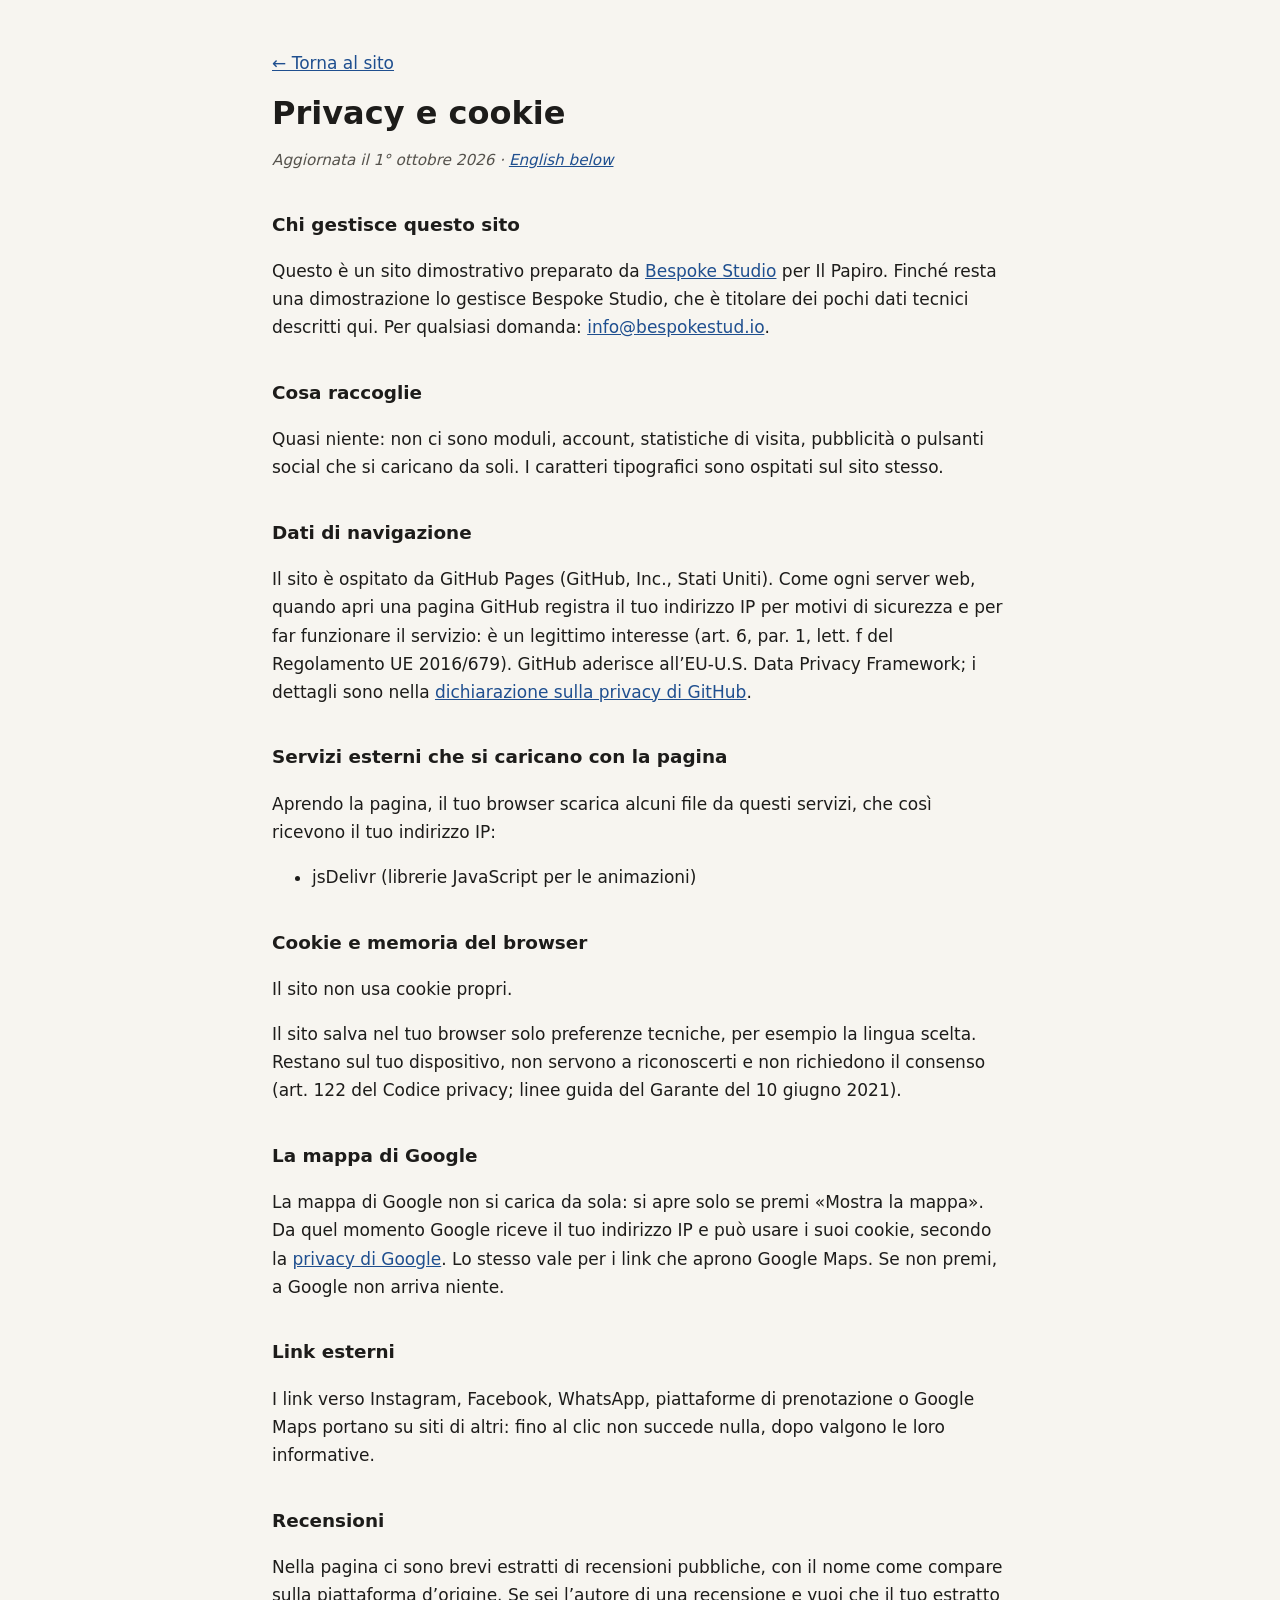
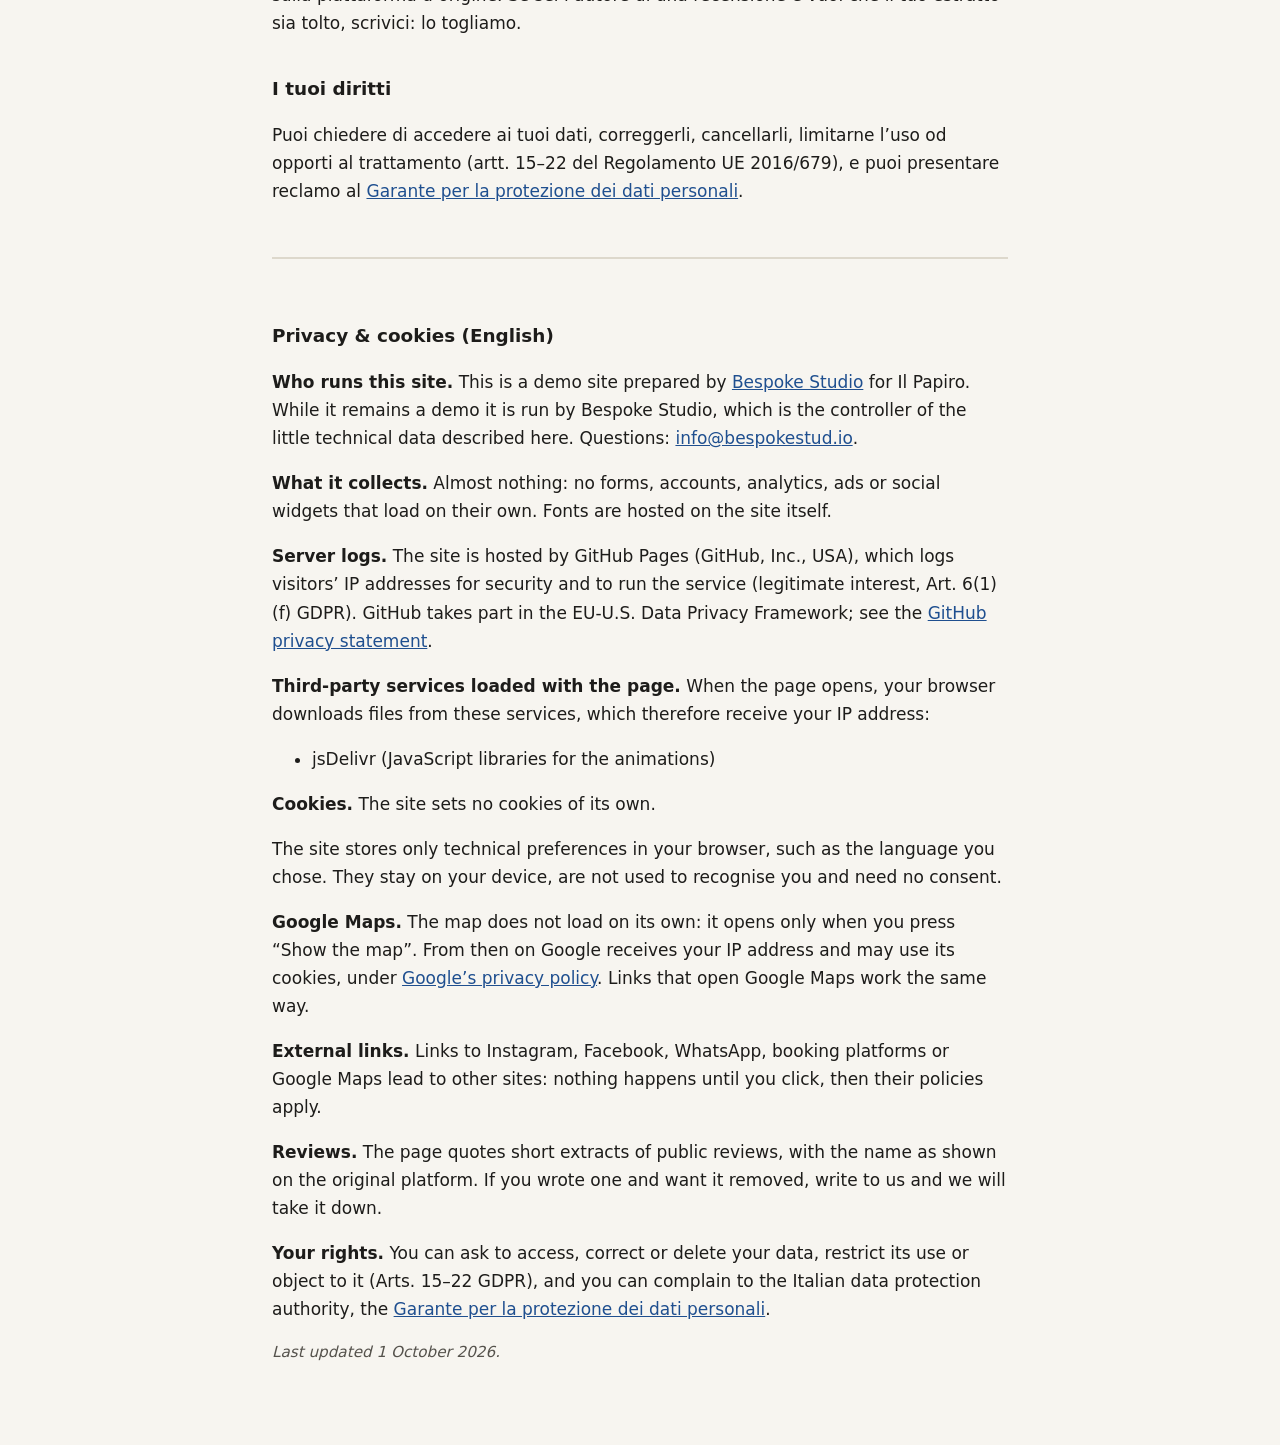
<file: privacy.html>
<!DOCTYPE html>
<html lang="it">
<head>
  <meta charset="UTF-8">
  <meta name="viewport" content="width=device-width, initial-scale=1.0">
  <meta name="robots" content="noindex">
  <title>Privacy e cookie · Il Papiro</title>
  <meta name="description" content="Informativa privacy e cookie del sito Il Papiro.">
  <style>
    body { margin: 0; background: #f7f5f0; color: #1d1c1a; font: 17px/1.65 system-ui, -apple-system, "Segoe UI", Roboto, sans-serif; }
    main { max-width: 46rem; margin: 0 auto; padding: 32px 20px 64px; }
    h1 { font-size: 2rem; line-height: 1.2; margin: 0.4em 0 0.2em; }
    h2 { font-size: 1.15rem; margin: 2em 0 0.4em; }
    a { color: #1f4f8f; }
    .data { color: #55524c; font-style: italic; font-size: 0.95rem; }
    .en { margin-top: 3em; padding-top: 1.5em; border-top: 2px solid #ddd8cc; }
    code { font-size: 0.9em; background: #ebe7dc; padding: 0 4px; border-radius: 3px; }
  </style>
</head>
<body>
<main>
  <p><a href="index.html">← Torna al sito</a></p>
  <h1>Privacy e cookie</h1>
  <p class="data">Aggiornata il 1° ottobre 2026 · <a href="#english" lang="en">English below</a></p>
  <h2>Chi gestisce questo sito</h2>
  <p>Questo è un sito dimostrativo preparato da <a href="https://bespokestud.io" rel="noopener">Bespoke Studio</a> per Il Papiro. Finché resta una dimostrazione lo gestisce Bespoke Studio, che è titolare dei pochi dati tecnici descritti qui. Per qualsiasi domanda: <a href="mailto:info@bespokestud.io">info@bespokestud.io</a>.</p>
  <h2>Cosa raccoglie</h2>
  <p>Quasi niente: non ci sono moduli, account, statistiche di visita, pubblicità o pulsanti social che si caricano da soli. I caratteri tipografici sono ospitati sul sito stesso.</p>
  <h2>Dati di navigazione</h2>
  <p>Il sito è ospitato da GitHub Pages (GitHub, Inc., Stati Uniti). Come ogni server web, quando apri una pagina GitHub registra il tuo indirizzo IP per motivi di sicurezza e per far funzionare il servizio: è un legittimo interesse (art. 6, par. 1, lett. f del Regolamento UE 2016/679). GitHub aderisce all’EU-U.S. Data Privacy Framework; i dettagli sono nella <a href="https://docs.github.com/site-policy/privacy-policies/github-general-privacy-statement" rel="noopener">dichiarazione sulla privacy di GitHub</a>.</p>
  <h2>Servizi esterni che si caricano con la pagina</h2>
  <p>Aprendo la pagina, il tuo browser scarica alcuni file da questi servizi, che così ricevono il tuo indirizzo IP:</p>
  <ul><li>jsDelivr (librerie JavaScript per le animazioni)</li></ul>
  <h2>Cookie e memoria del browser</h2>
  <p>Il sito non usa cookie propri.</p>
  <p>Il sito salva nel tuo browser solo preferenze tecniche, per esempio la lingua scelta. Restano sul tuo dispositivo, non servono a riconoscerti e non richiedono il consenso (art. 122 del Codice privacy; linee guida del Garante del 10 giugno 2021).</p>
  <h2>La mappa di Google</h2>
  <p>La mappa di Google non si carica da sola: si apre solo se premi «Mostra la mappa». Da quel momento Google riceve il tuo indirizzo IP e può usare i suoi cookie, secondo la <a href="https://policies.google.com/privacy?hl=it" rel="noopener">privacy di Google</a>. Lo stesso vale per i link che aprono Google Maps. Se non premi, a Google non arriva niente.</p>
  <h2>Link esterni</h2>
  <p>I link verso Instagram, Facebook, WhatsApp, piattaforme di prenotazione o Google Maps portano su siti di altri: fino al clic non succede nulla, dopo valgono le loro informative.</p>
  <h2>Recensioni</h2>
  <p>Nella pagina ci sono brevi estratti di recensioni pubbliche, con il nome come compare sulla piattaforma d’origine. Se sei l’autore di una recensione e vuoi che il tuo estratto sia tolto, scrivici: lo togliamo.</p>
  <h2>I tuoi diritti</h2>
  <p>Puoi chiedere di accedere ai tuoi dati, correggerli, cancellarli, limitarne l’uso od opporti al trattamento (artt. 15–22 del Regolamento UE 2016/679), e puoi presentare reclamo al <a href="https://www.garanteprivacy.it" rel="noopener">Garante per la protezione dei dati personali</a>.</p>
  <div class="en" id="english" lang="en">
    <h2>Privacy &amp; cookies (English)</h2>
    <p><strong>Who runs this site.</strong> This is a demo site prepared by <a href="https://bespokestud.io" rel="noopener">Bespoke Studio</a> for Il Papiro. While it remains a demo it is run by Bespoke Studio, which is the controller of the little technical data described here. Questions: <a href="mailto:info@bespokestud.io">info@bespokestud.io</a>.</p>
    <p><strong>What it collects.</strong> Almost nothing: no forms, accounts, analytics, ads or social widgets that load on their own. Fonts are hosted on the site itself.</p>
    <p><strong>Server logs.</strong> The site is hosted by GitHub Pages (GitHub, Inc., USA), which logs visitors’ IP addresses for security and to run the service (legitimate interest, Art. 6(1)(f) GDPR). GitHub takes part in the EU-U.S. Data Privacy Framework; see the <a href="https://docs.github.com/site-policy/privacy-policies/github-general-privacy-statement" rel="noopener">GitHub privacy statement</a>.</p>
    <p><strong>Third-party services loaded with the page.</strong> When the page opens, your browser downloads files from these services, which therefore receive your IP address:</p><ul><li>jsDelivr (JavaScript libraries for the animations)</li></ul>
    <p><strong>Cookies.</strong> The site sets no cookies of its own.</p>
    <p>The site stores only technical preferences in your browser, such as the language you chose. They stay on your device, are not used to recognise you and need no consent.</p>
    <p><strong>Google Maps.</strong> The map does not load on its own: it opens only when you press “Show the map”. From then on Google receives your IP address and may use its cookies, under <a href="https://policies.google.com/privacy?hl=en" rel="noopener">Google’s privacy policy</a>. Links that open Google Maps work the same way.</p>
    <p><strong>External links.</strong> Links to Instagram, Facebook, WhatsApp, booking platforms or Google Maps lead to other sites: nothing happens until you click, then their policies apply.</p>
    <p><strong>Reviews.</strong> The page quotes short extracts of public reviews, with the name as shown on the original platform. If you wrote one and want it removed, write to us and we will take it down.</p>
    <p><strong>Your rights.</strong> You can ask to access, correct or delete your data, restrict its use or object to it (Arts. 15–22 GDPR), and you can complain to the Italian data protection authority, the <a href="https://www.garanteprivacy.it" rel="noopener">Garante per la protezione dei dati personali</a>.</p>
    <p class="data">Last updated 1 October 2026.</p>
  </div>
</main>
</body>
</html>
</file>
